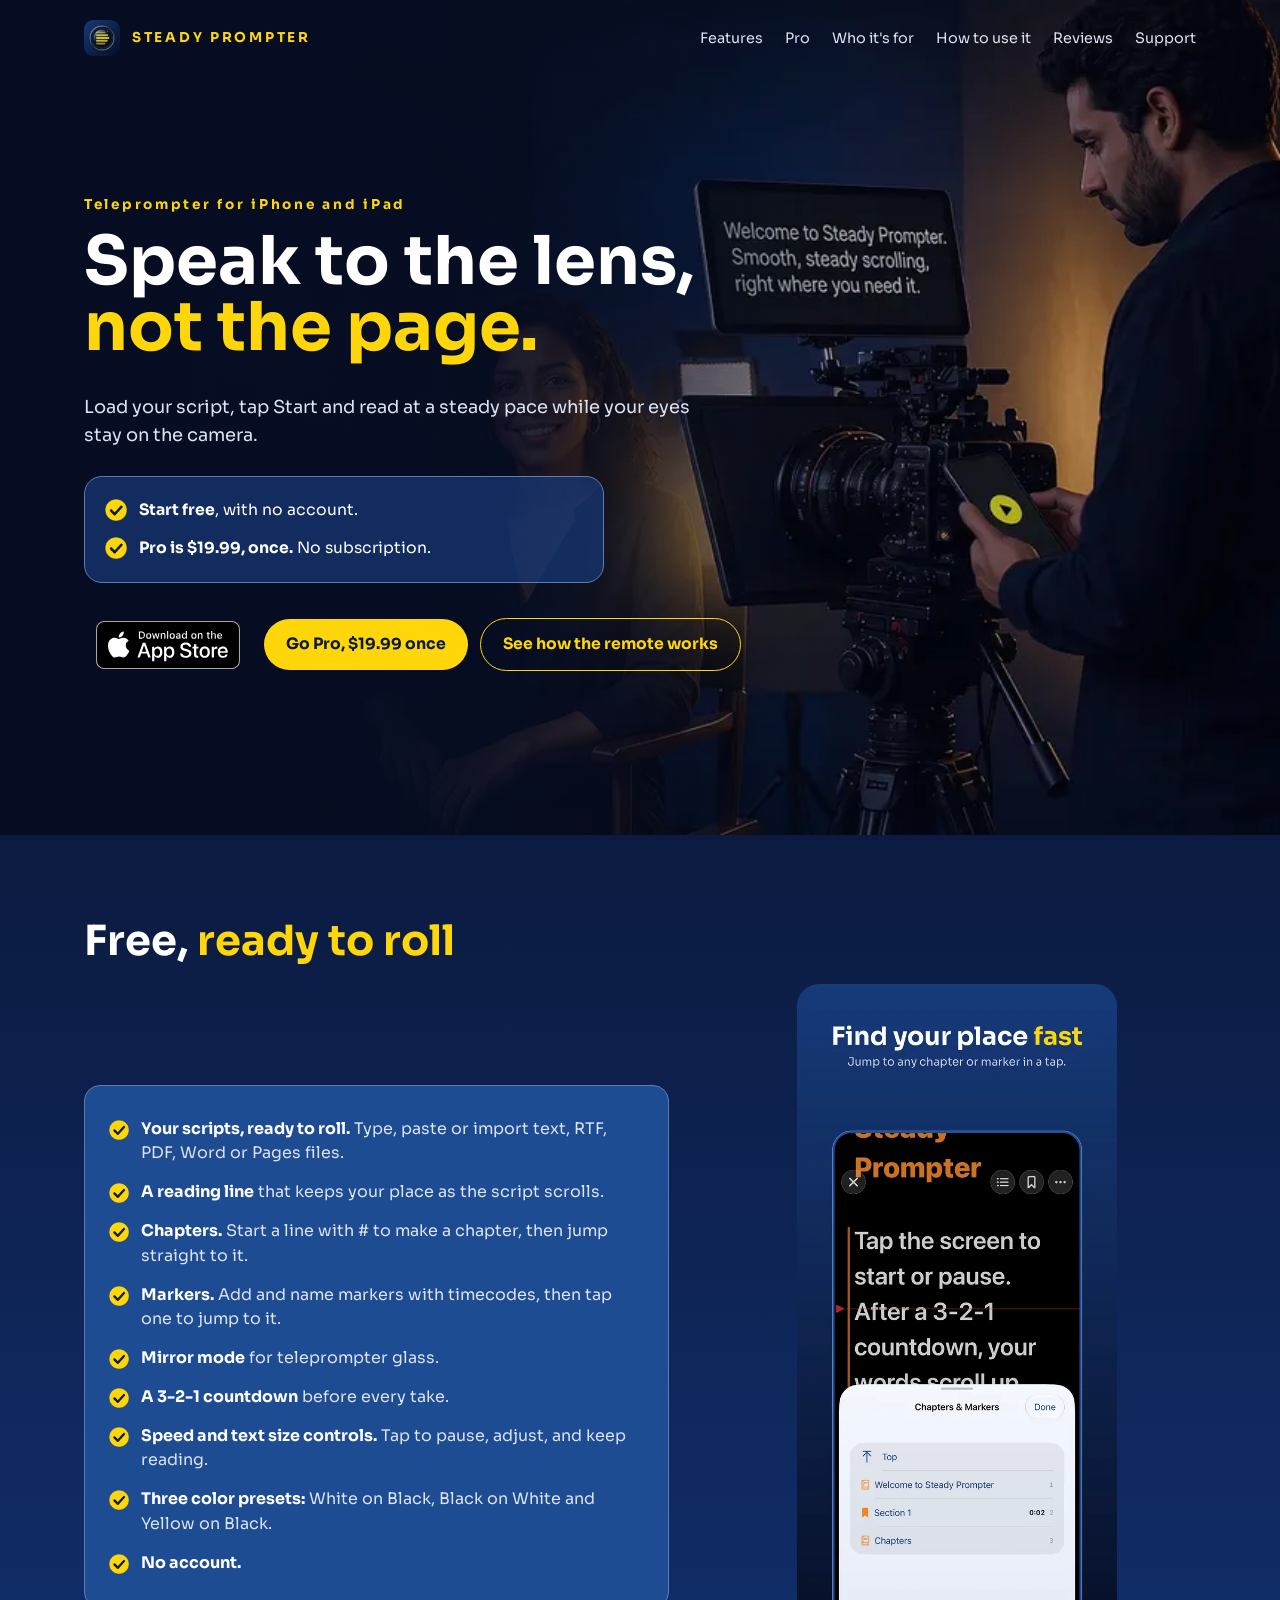
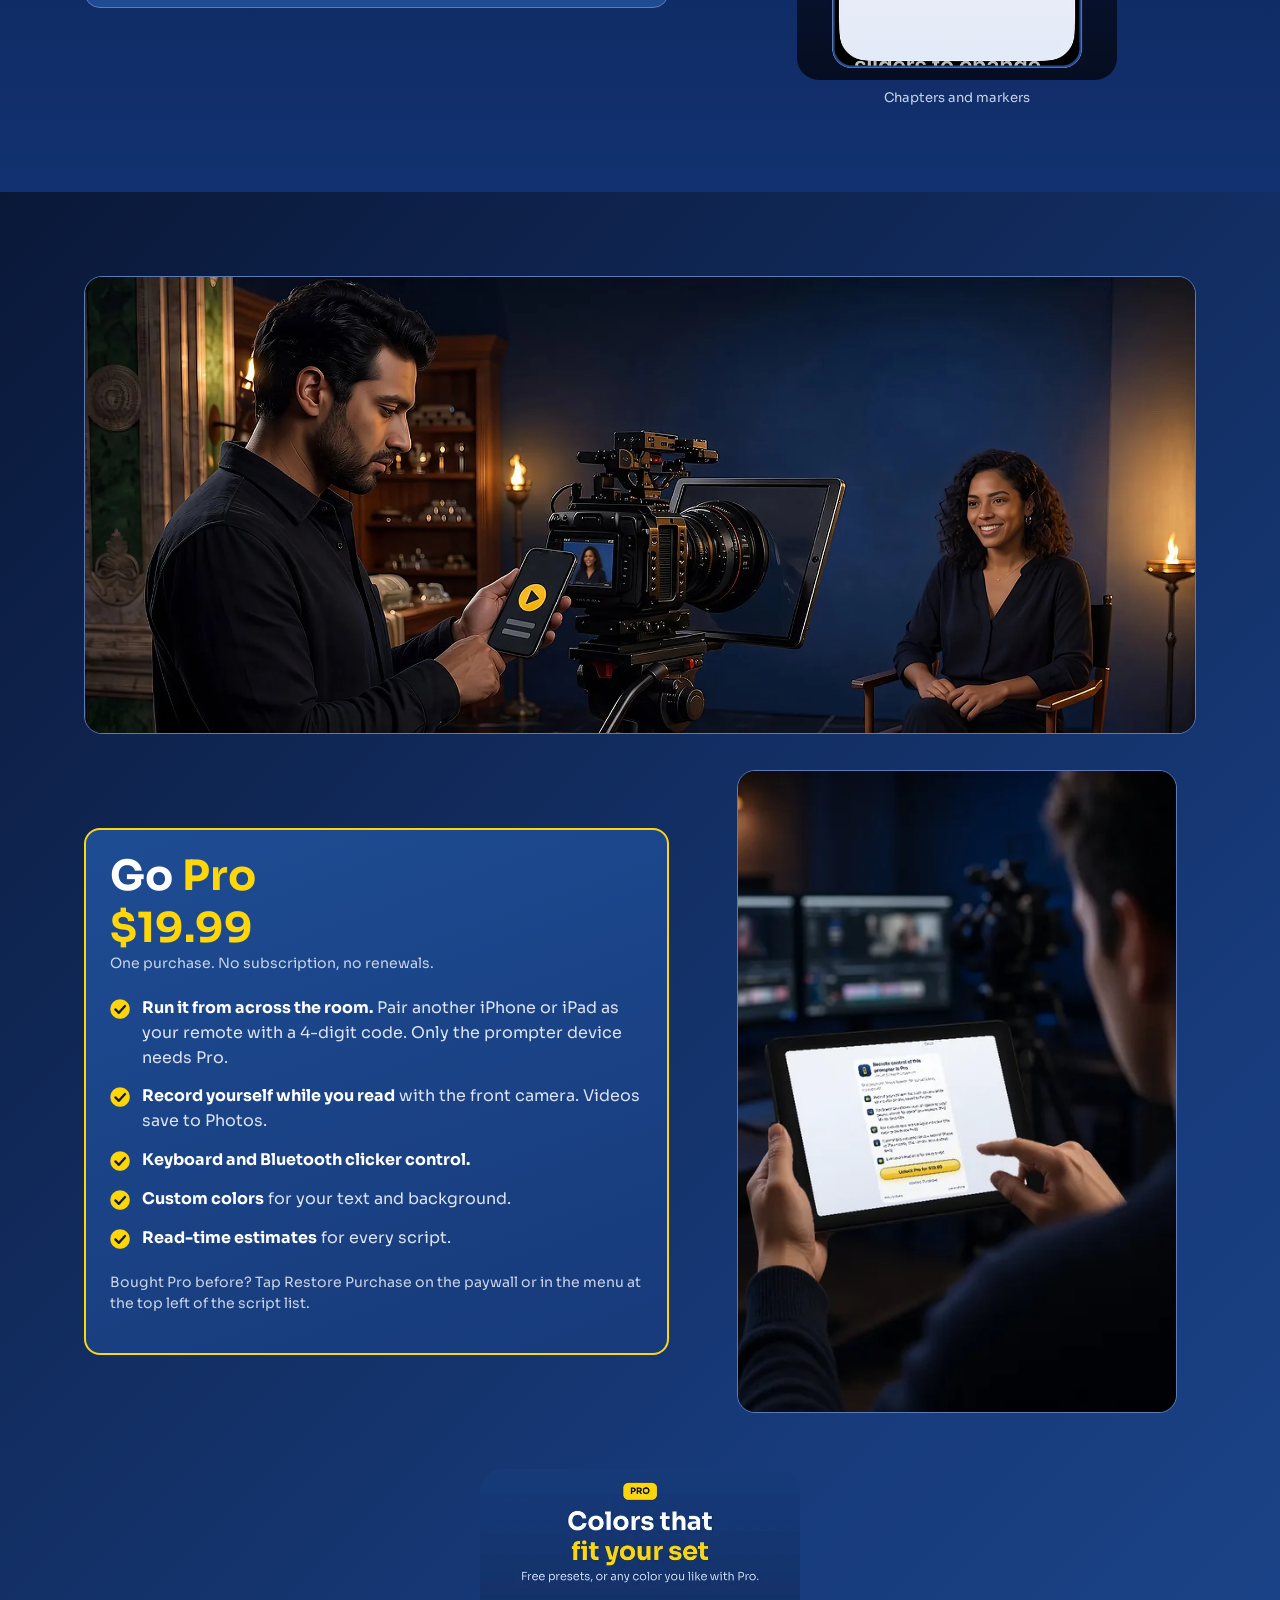
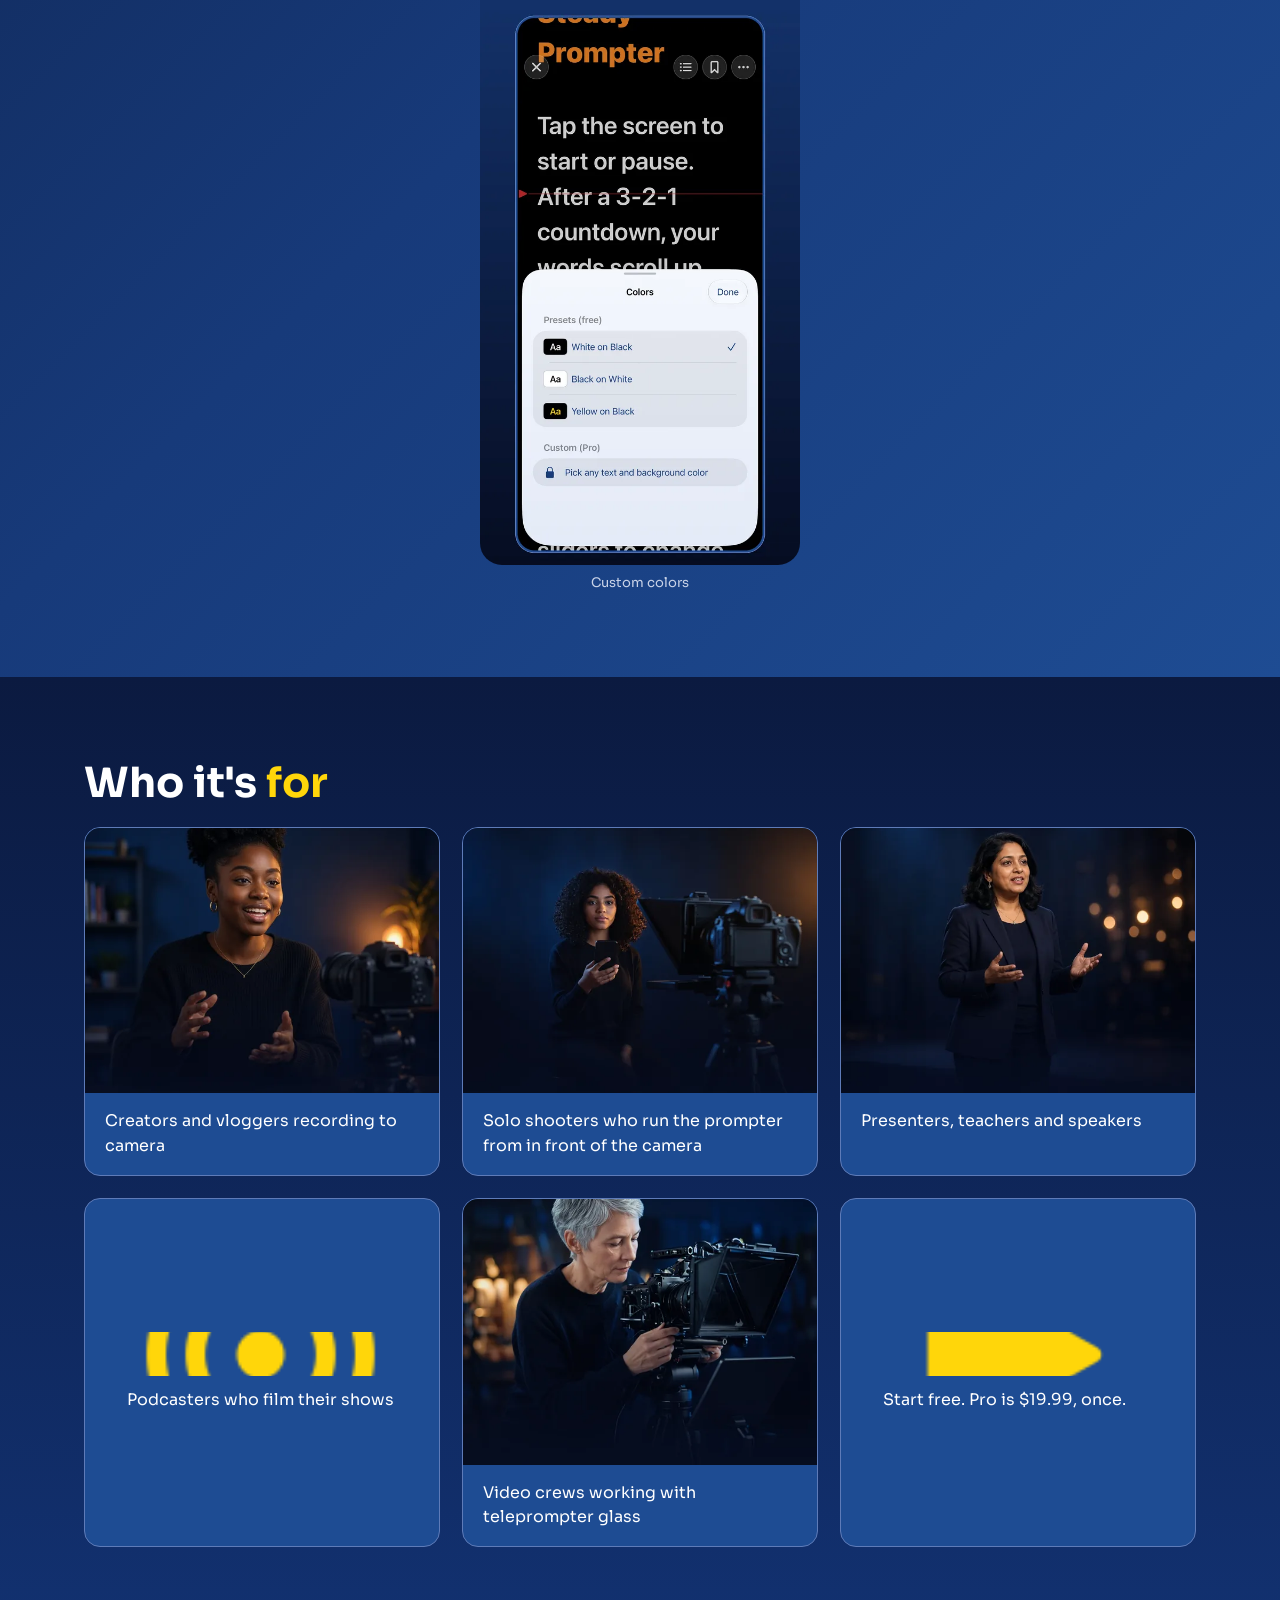
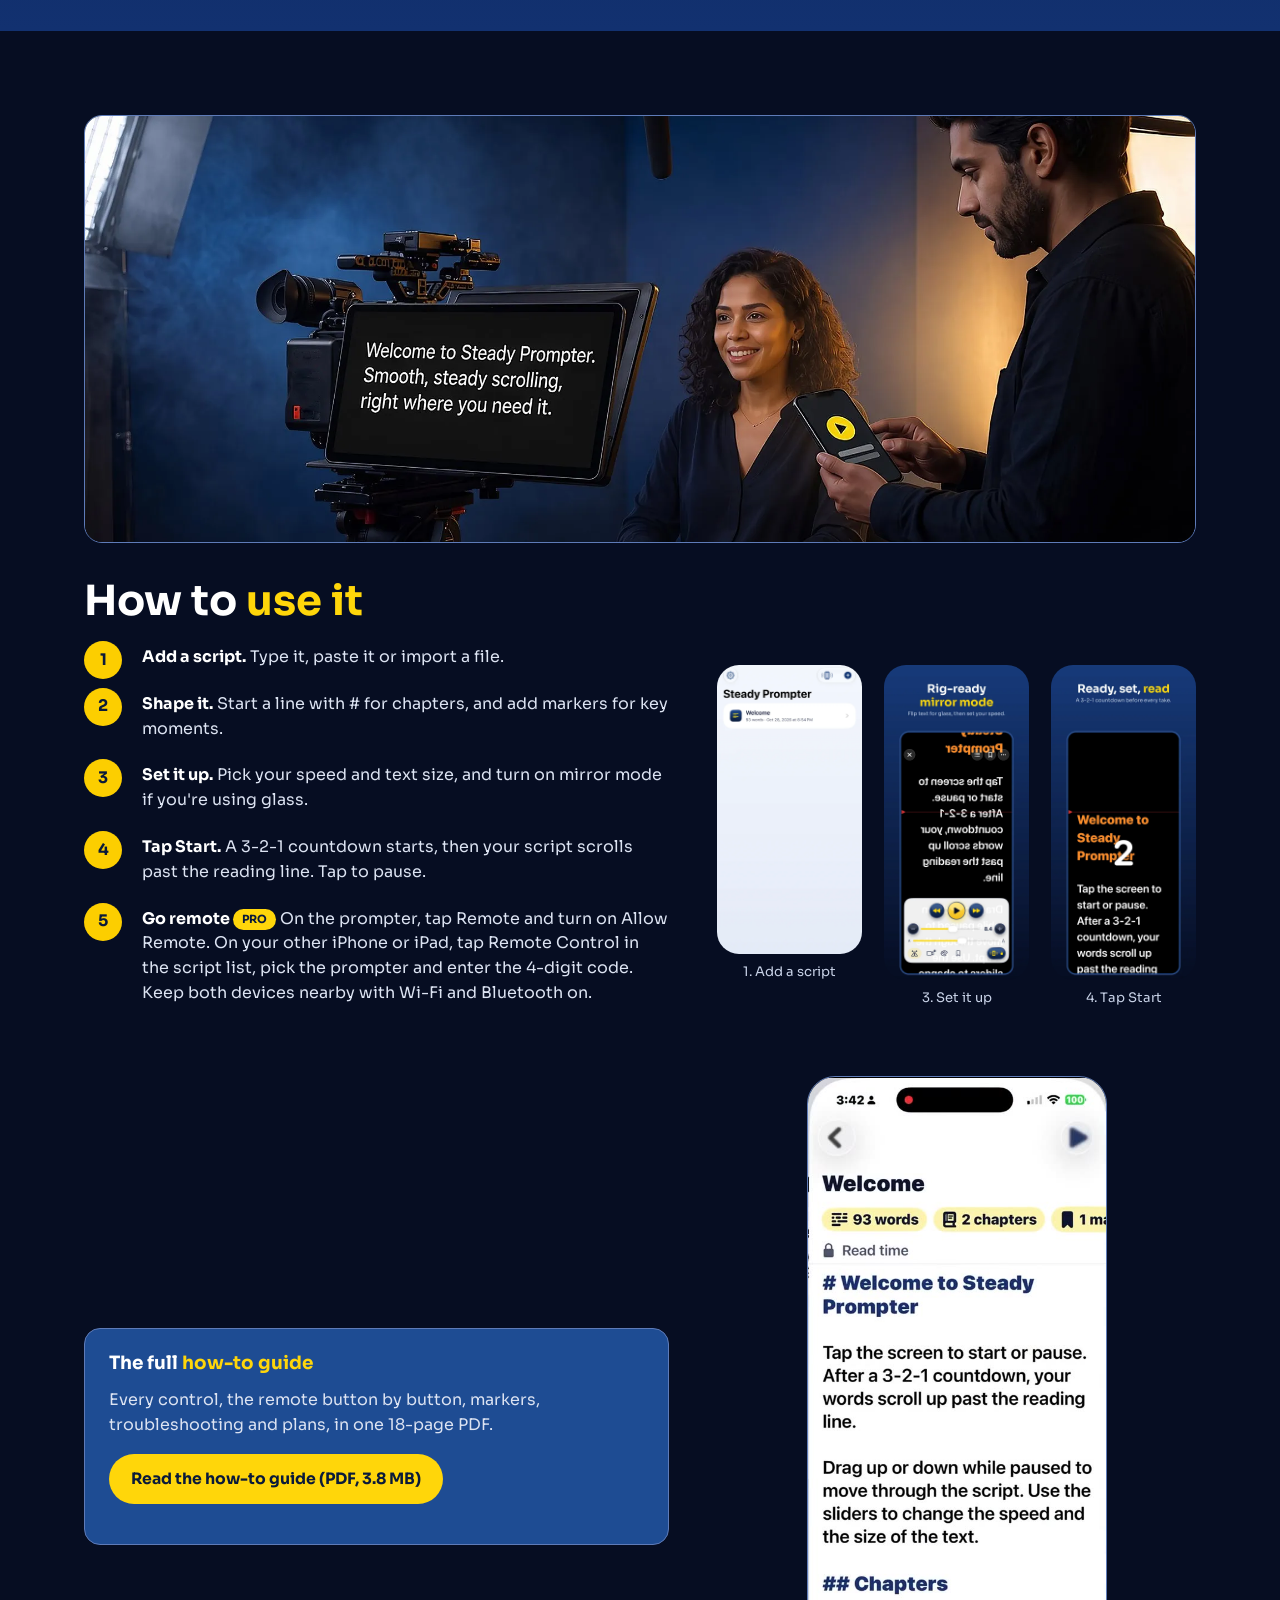
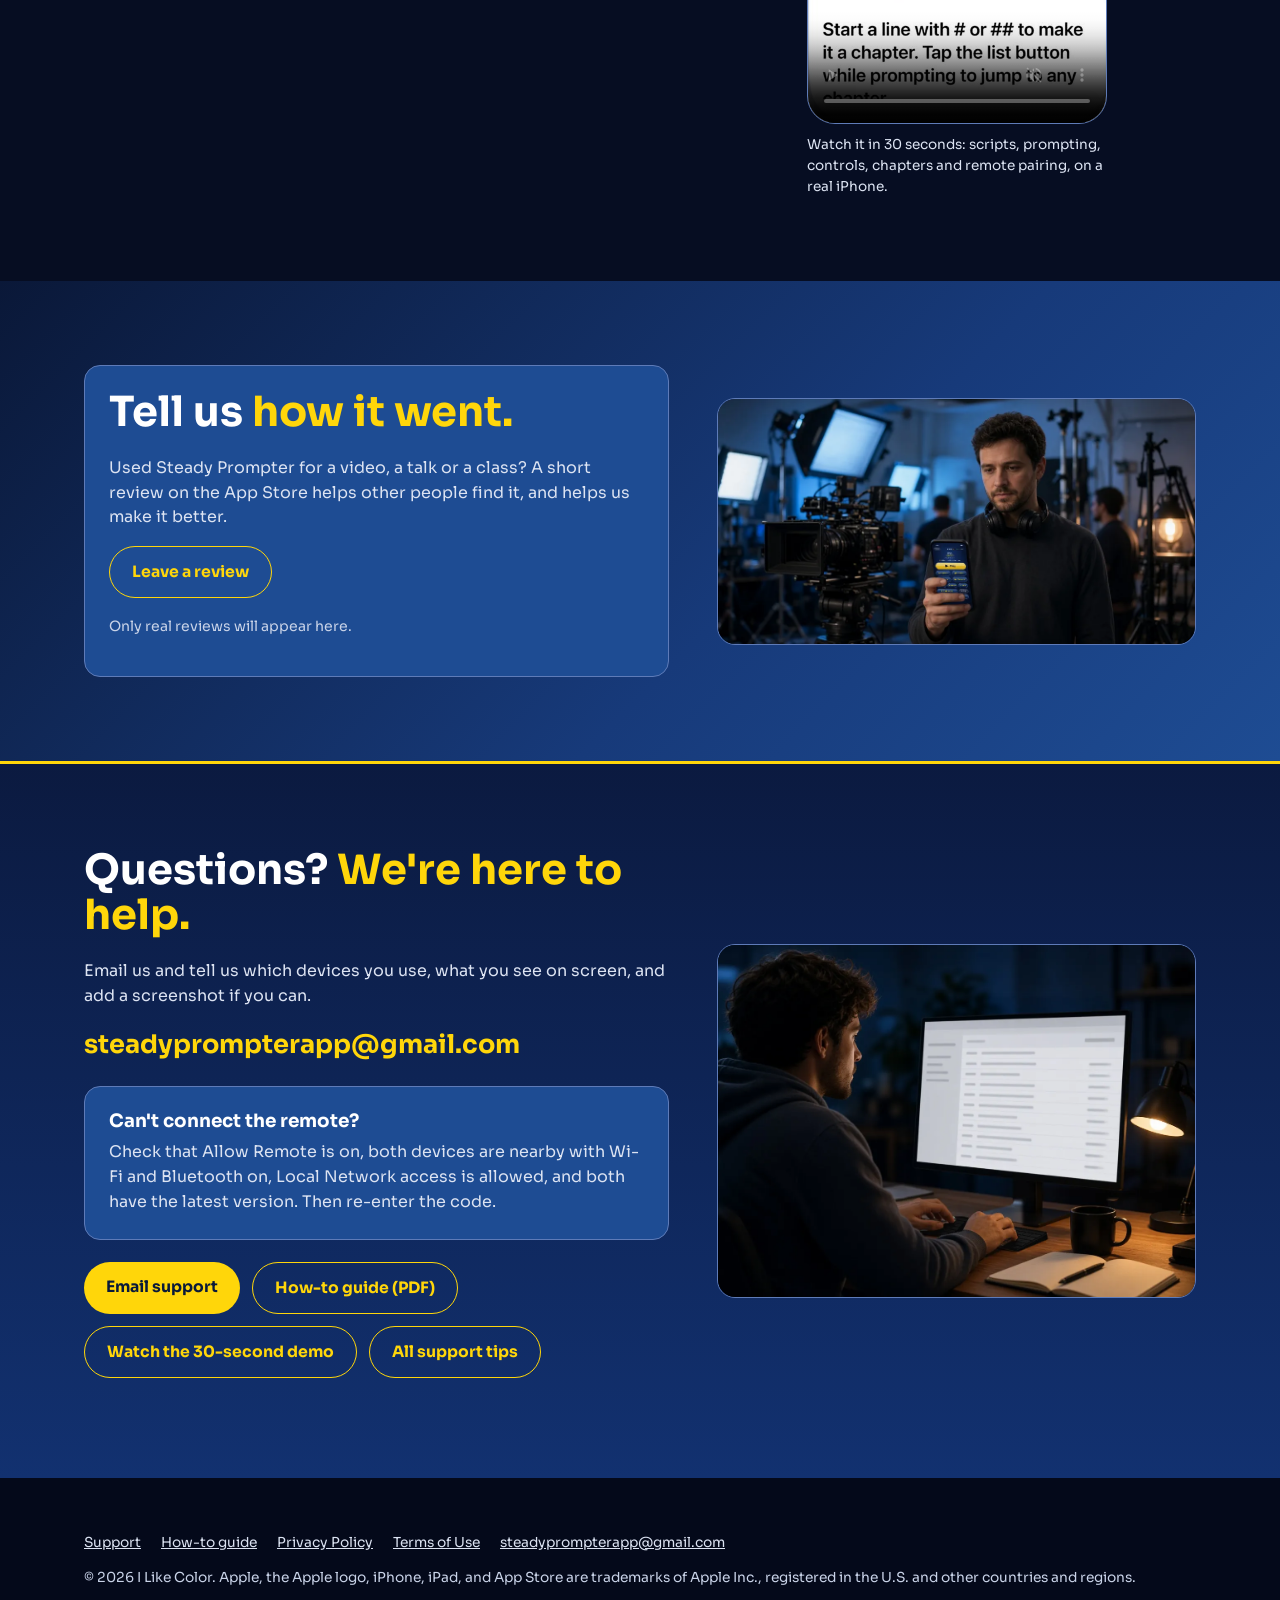
<file: index.html>
<!doctype html><html lang="en"><head><meta charset="utf-8"><meta name="viewport" content="width=device-width,initial-scale=1">
<title>Steady Prompter: Teleprompter for iPhone and iPad</title>
<meta name="description" content="Speak to the lens, not the page. Load your script, tap Start and read at a steady pace while your eyes stay on the camera. Pro is $19.99, once.">
<link rel="icon" href="assets/g/app_icon_1024.jpg"><link rel="preload" href="fonts/Sora-VariableFont_wght.ttf" as="font" type="font/ttf" crossorigin><link rel="stylesheet" href="css/style.css"></head>
<body data-launch-state="post"><!-- Launched Nov 15, 2026: data-launch-state="post"; CSS hides "Coming soon" and shows the official App Store badge linked to the live listing. --><a class="skip" href="#main">Skip to content</a>
<header class="top"><div class="wrap"><img src="assets/g/app_icon_1024.jpg" alt="" width="36" height="36"><span class="mark">STEADY PROMPTER</span>
<nav aria-label="Sections"><a href="#features">Features</a><a href="#pro">Pro</a><a href="#who">Who it's for</a><a href="#how">How to use it</a><a href="#reviews">Reviews</a><a href="support/">Support</a></nav></div></header>
<main id="main">
<section class="hero" aria-labelledby="h1"><picture><source media="(max-width:600px)" srcset="assets/g/cover_set_photo_v2_1000.webp" type="image/webp"><source srcset="assets/g/cover_set_photo_v2_1000.webp 1000w, assets/g/cover_set_photo_v2.webp 2000w" sizes="100vw" type="image/webp"><img src="assets/g/cover_set_photo_v2.jpg" alt="On set, a crew member runs the prompter from a phone while a presenter reads to the camera" width="2000" height="1125" fetchpriority="high"></picture>
<div class="wrap"><div class="hero-in"><div class="mark" style="margin-bottom:14px">Teleprompter for iPhone and iPad</div>
<h1 id="h1">Speak to the lens,<br><span class="y">not the page.</span></h1>
<p class="lead">Load your script, tap Start and read at a steady pace while your eyes stay on the camera.</p>
<ul class="checklist"><li><img src="assets/g/check_y.png" alt=""><span><strong>Start free</strong>, with no account.</span></li>
<li><img src="assets/g/check_y.png" alt=""><span><strong>Pro is $19.99, once.</strong> No subscription.</span></li></ul>
<div class="cta"><span class="soon" role="note" data-launch="pre">Coming soon to the App Store</span><a class="app-store-badge" data-launch="post" href="https://apps.apple.com/app/steady-prompter/id6827317251"><img src="assets/g/app-store-badge-black.svg" alt="Download on the App Store" width="144" height="48"></a><a class="btn btn-y" href="#pro">Go Pro, $19.99 once</a><a class="btn btn-o" href="#how">See how the remote works</a></div></div></div></section>

<section id="features" class="alt"><div class="wrap"><h2>Free, <span class="y">ready to roll</span></h2>
<div class="split"><div class="card"><ul class="tick">
<li><strong>Your scripts, ready to roll.</strong> Type, paste or import text, RTF, PDF, Word or Pages files.</li>
<li><strong>A reading line</strong> that keeps your place as the script scrolls.</li>
<li><strong>Chapters.</strong> Start a line with # to make a chapter, then jump straight to it.</li>
<li><strong>Markers.</strong> Add and name markers with timecodes, then tap one to jump to it.</li>
<li><strong>Mirror mode</strong> for teleprompter glass.</li>
<li><strong>A 3-2-1 countdown</strong> before every take.</li>
<li><strong>Speed and text size controls.</strong> Tap to pause, adjust, and keep reading.</li>
<li><strong>Three color presets:</strong> White on Black, Black on White and Yellow on Black.</li>
<li><strong>No account.</strong></li></ul></div>
<figure class="shot narrow"><picture><source srcset="assets/shots/iphone_06_chapters.webp" type="image/webp"><img src="assets/shots/iphone_06_chapters.jpg" alt="Chapters and markers in a script on iPhone" width="600" height="1304" loading="lazy" decoding="async"></picture><figcaption>Chapters and markers</figcaption></figure></div></div></section>

<section id="pro" class="band"><div class="wrap"><figure class="wide-photo"><picture><source srcset="assets/g/scene_remote_wide_v2_1000.webp 1000w, assets/g/scene_remote_wide_v2.webp 2000w" sizes="(min-width:1160px) 1112px, 100vw" type="image/webp"><img src="assets/g/scene_remote_wide_v2.jpg" alt="A crew member runs the prompter from across the room while the presenter reads" width="2000" height="822" loading="lazy" decoding="async"></picture></figure>
<div class="split"><div class="card pro"><h2 style="margin-bottom:.2em">Go <span class="y">Pro</span></h2><!-- Verified Nov 15, 2026: App Store "In-App Purchases" lists Steady Prompter Pro at $19.99 (US). --><div class="price">$19.99</div><p class="small" style="margin-top:0">One purchase. No subscription, no renewals.</p><ul class="tick">
<li><strong>Run it from across the room.</strong> Pair another iPhone or iPad as your remote with a 4-digit code. Only the prompter device needs Pro.</li>
<li><strong>Record yourself while you read</strong> with the front camera. Videos save to Photos.</li>
<li><strong>Keyboard and Bluetooth clicker control.</strong></li>
<li><strong>Custom colors</strong> for your text and background.</li>
<li><strong>Read-time estimates</strong> for every script.</li></ul>
<p class="small">Bought Pro before? Tap Restore Purchase on the paywall or in the menu at the top left of the script list.</p></div>
<figure class="wide-photo" style="margin:0;max-width:440px;justify-self:center"><picture><source srcset="assets/g/scene_upgrade_pro_tablet_v2_500.webp 500w, assets/g/scene_upgrade_pro_tablet_v2.webp 787w" sizes="(min-width:900px) 440px, 90vw" type="image/webp"><img src="assets/g/scene_upgrade_pro_tablet_v2.jpg" alt="Steady Prompter Pro upgrade screen on a tablet" width="787" height="1152" loading="lazy" decoding="async"></picture></figure></div>
<div style="margin-top:56px"><figure class="shot narrow"><picture><source srcset="assets/shots/iphone_05_colors.webp" type="image/webp"><img src="assets/shots/iphone_05_colors.jpg" alt="Choosing text and background colors on iPhone" width="600" height="1304" loading="lazy" decoding="async"></picture><figcaption>Custom colors</figcaption></figure></div></div></section>

<section id="who" class="alt"><div class="wrap"><h2>Who it's <span class="y">for</span></h2><ul class="aud" style="list-style:none;margin:0;padding:0">
<li class="card"><img src="assets/personas/01_creators_600.webp" srcset="assets/personas/01_creators_600.webp 600w, assets/personas/01_creators.webp 1200w" sizes="(min-width:900px) 360px, (min-width:600px) 45vw, 92vw" width="600" height="600" alt="A young creator talks to a camera on a tripod in a home studio" loading="lazy" decoding="async"><div>Creators and vloggers recording to camera</div></li>
<li class="card"><img src="assets/personas/04_solo_shooters_600.webp" srcset="assets/personas/04_solo_shooters_600.webp 600w, assets/personas/04_solo_shooters.webp 1200w" sizes="(min-width:900px) 360px, (min-width:600px) 45vw, 92vw" width="600" height="600" alt="A young man holds a phone while standing behind his camera on a tripod" loading="lazy" decoding="async"><div>Solo shooters who run the prompter from in front of the camera</div></li>
<li class="card"><img src="assets/personas/03_speakers_600.webp" srcset="assets/personas/03_speakers_600.webp 600w, assets/personas/03_speakers.webp 1200w" sizes="(min-width:900px) 360px, (min-width:600px) 45vw, 92vw" width="600" height="600" alt="A presenter in a blazer rehearses a talk on a dark stage" loading="lazy" decoding="async"><div>Presenters, teachers and speakers</div></li>
<li class="card txt"><div><img class="icon" src="assets/g/g3_Glyph_dotwaves_y.png" alt="" width="44" height="44">Podcasters who film their shows</div></li>
<li class="card"><img src="assets/personas/05_video_pros_600.webp" srcset="assets/personas/05_video_pros_600.webp 600w, assets/personas/05_video_pros.webp 1200w" sizes="(min-width:900px) 360px, (min-width:600px) 45vw, 92vw" width="600" height="600" alt="A gray-haired camera operator adjusts a rig with teleprompter glass" loading="lazy" decoding="async"><div>Video crews working with teleprompter glass</div></li>
<li class="card txt"><div><img class="icon" src="assets/g/g1_Glyph_play_y.png" alt="" width="44" height="44">Start free. Pro is $19.99, once.</div></li></ul></div></section>

<section id="how"><div class="wrap"><figure class="wide-photo"><picture><source srcset="assets/g/scene_setup_wide_v2_1000.webp 1000w, assets/g/scene_setup_wide_v2.webp 2000w" sizes="(min-width:1160px) 1112px, 100vw" type="image/webp"><img src="assets/g/scene_setup_wide_v2.jpg" alt="A presenter seated on set, reading from a teleprompter" width="2000" height="768" loading="lazy" decoding="async"></picture></figure>
<h2>How to <span class="y">use it</span></h2><div class="split"><ol class="steps">
<li><strong>Add a script.</strong> Type it, paste it or import a file.</li>
<li><strong>Shape it.</strong> Start a line with # for chapters, and add markers for key moments.</li>
<li><strong>Set it up.</strong> Pick your speed and text size, and turn on mirror mode if you're using glass.</li>
<li><strong>Tap Start.</strong> A 3-2-1 countdown starts, then your script scrolls past the reading line. Tap to pause.</li>
<li><strong>Go remote <span class="pill">PRO</span></strong> On the prompter, tap Remote and turn on Allow Remote. On your other iPhone or iPad, tap Remote Control in the script list, pick the prompter and enter the 4-digit code. Keep both devices nearby with Wi-Fi and Bluetooth on.</li></ol>
<div class="shots-row"><figure class="shot "><picture><source srcset="assets/shots/iphone_01_scripts.webp" type="image/webp"><img src="assets/shots/iphone_01_scripts.jpg" alt="The script list on iPhone" width="600" height="1198" loading="lazy" decoding="async"></picture><figcaption>1. Add a script</figcaption></figure><figure class="shot "><picture><source srcset="assets/shots/iphone_03_mirror.webp" type="image/webp"><img src="assets/shots/iphone_03_mirror.jpg" alt="Mirror mode on iPhone" width="600" height="1304" loading="lazy" decoding="async"></picture><figcaption>3. Set it up</figcaption></figure><figure class="shot "><picture><source srcset="assets/shots/iphone_04_countdown.webp" type="image/webp"><img src="assets/shots/iphone_04_countdown.jpg" alt="The 3-2-1 countdown on iPhone" width="600" height="1304" loading="lazy" decoding="async"></picture><figcaption>4. Tap Start</figcaption></figure></div></div>
<!-- Screens 1 (scripts) and 3 (mirror) match the App Store iPhone screenshots 01_scripts and 03_mirror (checked Nov 15, 2026). -->
<div class="learn split" id="guide"><div class="card"><h3>The full <span class="y">how-to guide</span></h3>
<p style="color:var(--body)">Every control, the remote button by button, markers, troubleshooting and plans, in one 18-page PDF.</p>
<p><a class="btn btn-y" href="guide/steady-prompter-how-to-guide.pdf" target="_blank" rel="noopener">Read the how-to guide (PDF, 3.8 MB)</a></p>
<!-- Guide v6 incl. its "Coming soon" roadmap page approved by Michael, Nov 15 2026 1:47 PM CT; live at guide/steady-prompter-how-to-guide.pdf since commit cd05fef. --></div>
<figure class="demo-video" id="video"><video controls preload="metadata" playsinline muted poster="assets/video/steady-prompter-30s-demo-poster.jpg" width="500" height="1080"><source src="assets/video/steady-prompter-30s-demo.mp4" type="video/mp4">Your browser can't play this video. <a href="assets/video/steady-prompter-30s-demo.mp4">Download the demo (MP4)</a>.</video>
<figcaption>Watch it in 30 seconds: scripts, prompting, controls, chapters and remote pairing, on a real iPhone.<!-- Stand-in per Michael Nov 15 1:46 PM CT: silent demo until the narrated walkthrough is ready; swap then. --></figcaption></figure></div></div></section>

<section id="reviews" class="band"><div class="wrap split"><div class="card"><h2>Tell us <span class="y">how it went.</span></h2>
<p style="color:var(--body)">Used Steady Prompter for a video, a talk or a class? A short review on the App Store helps other people find it, and helps us make it better.</p>
<a class="btn btn-o" href="https://apps.apple.com/app/id6827317251?action=write-review">Leave a review</a>
<p class="small" style="margin-top:18px">Only real reviews will appear here.</p></div><figure class="wide-photo" style="margin:0"><picture><source srcset="assets/g/scene_keep_updated_phone_v2_1000.webp 1000w, assets/g/scene_keep_updated_phone_v2.webp 1280w" sizes="(min-width:900px) 520px, 100vw" type="image/webp"><img src="assets/g/scene_keep_updated_phone_v2.jpg" alt="Someone checks a phone for the latest news from Steady Prompter" width="1280" height="658" loading="lazy" decoding="async"></picture></figure></div></section>

<section id="support" class="alt support-band"><div class="wrap split"><div><h2>Questions? <span class="y">We're here to help.</span></h2>
<p style="color:var(--body)">Email us and tell us which devices you use, what you see on screen, and add a screenshot if you can.</p>
<p class="support-email"><a href="mailto:steadyprompterapp@gmail.com">steadyprompterapp@gmail.com</a></p>
<div class="card"><h3>Can't connect the remote?</h3><p style="margin:0;color:var(--body)">Check that Allow Remote is on, both devices are nearby with Wi-Fi and Bluetooth on, Local Network access is allowed, and both have the latest version. Then re-enter the code.</p></div>
<p class="support-actions"><a class="btn btn-y" href="mailto:steadyprompterapp@gmail.com">Email support</a> <a class="btn btn-o" href="guide/steady-prompter-how-to-guide.pdf" target="_blank" rel="noopener">How-to guide (PDF)</a> <a class="btn btn-o" href="#video">Watch the 30-second demo</a> <a class="btn btn-o" href="support/">All support tips</a></p></div>
<figure class="wide-photo" style="margin:0"><picture><source srcset="assets/g/scene_questions_desk_v2.webp" type="image/webp"><img src="assets/g/scene_questions_desk_v2.jpg" alt="Someone at a desk writing to Steady Prompter support" width="1152" height="851" loading="lazy" decoding="async"></picture></figure></div></section></main>
<footer><div class="wrap"><p><a href="support/">Support</a><a href="guide/steady-prompter-how-to-guide.pdf">How-to guide</a><a href="https://j78fn4wwrs-bit.github.io/app-legal/steady-prompter/privacy-policy.html">Privacy Policy</a><a href="https://j78fn4wwrs-bit.github.io/app-legal/steady-prompter/terms-of-use.html">Terms of Use</a><a href="mailto:steadyprompterapp@gmail.com">steadyprompterapp@gmail.com</a></p>
<p>&copy; 2026 I Like Color. Apple, the Apple logo, iPhone, iPad, and App Store are trademarks of Apple Inc., registered in the U.S. and other countries and regions.</p></div></footer>
</body></html>
</file>
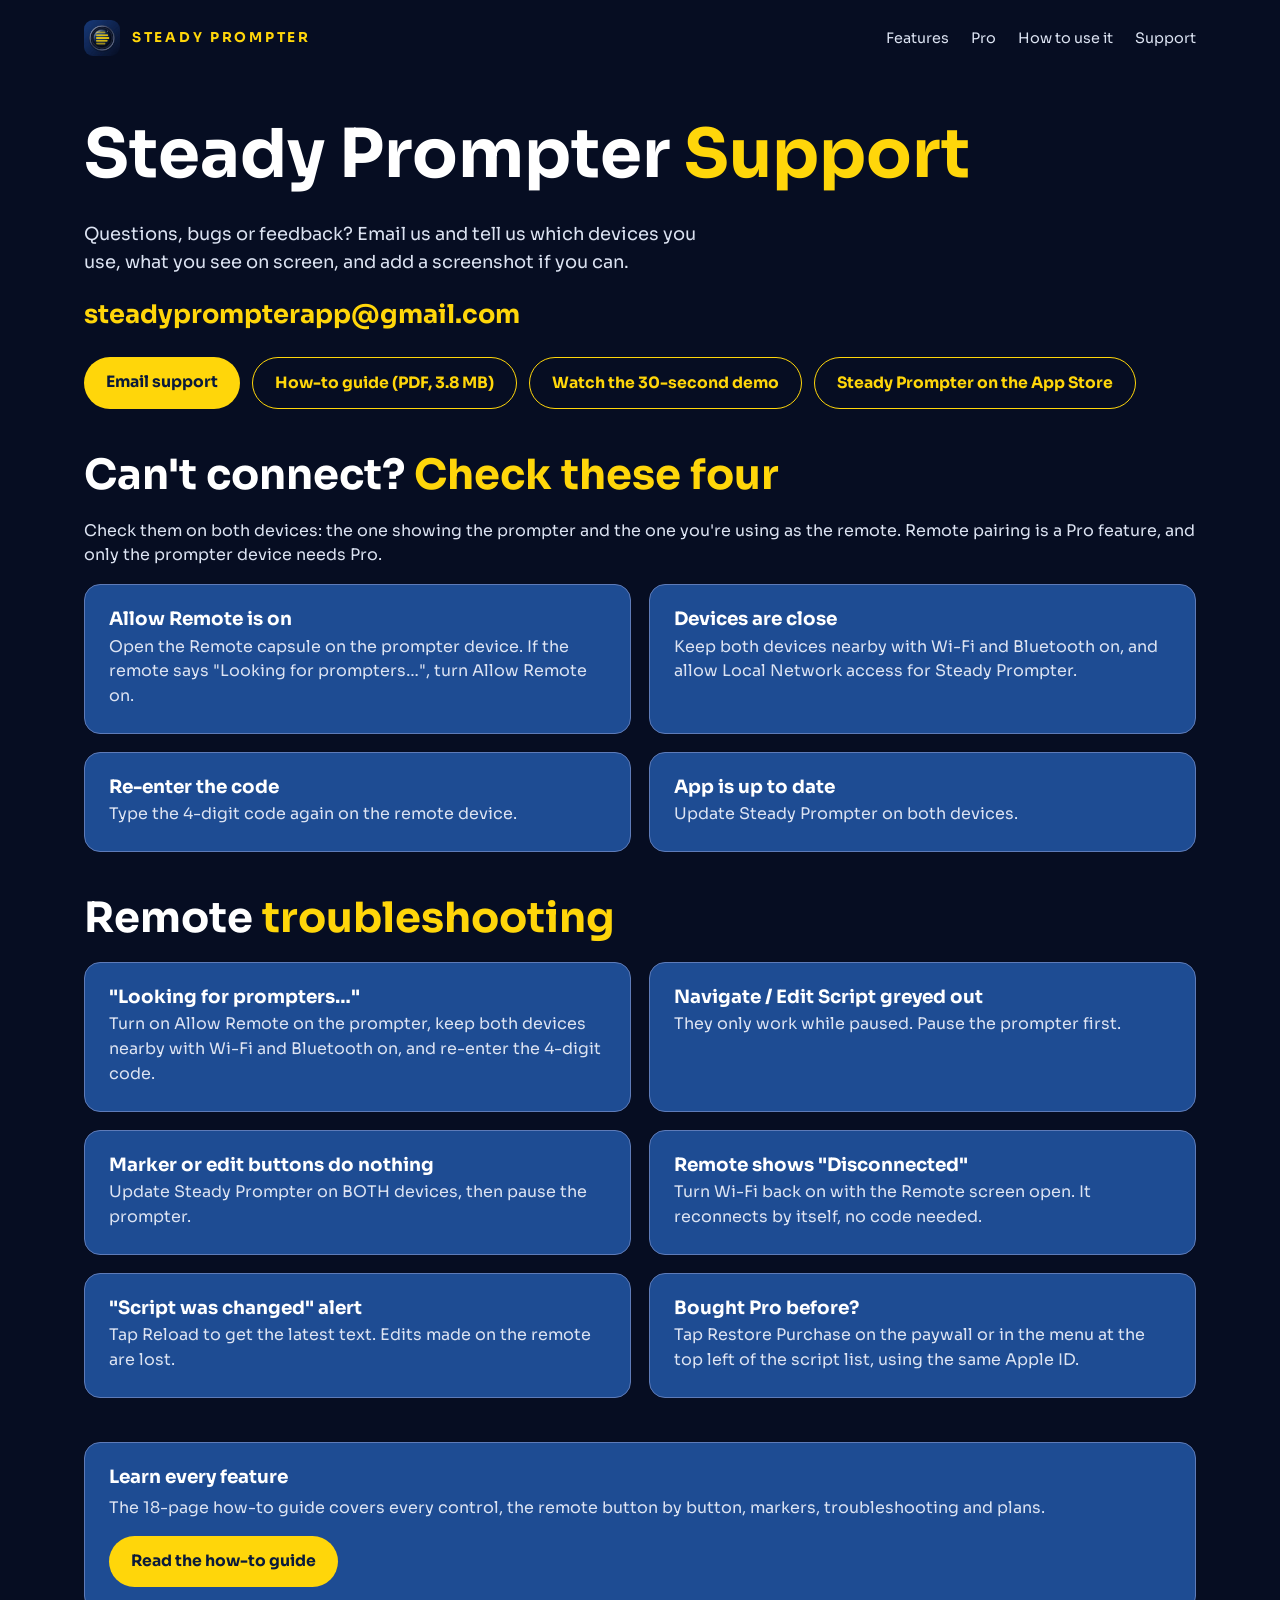
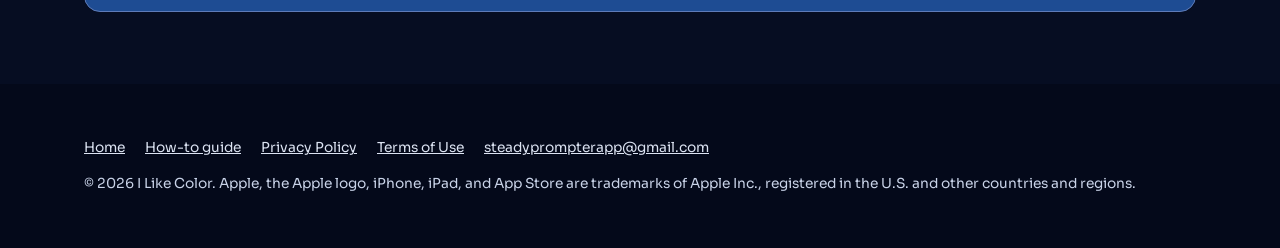
<file: support/index.html>
<!doctype html><html lang="en"><head><meta charset="utf-8"><meta name="viewport" content="width=device-width,initial-scale=1">
<title>Steady Prompter Support</title>
<meta name="description" content="Help for Steady Prompter: email support, remote troubleshooting, the how-to guide and a 30-second demo.">
<link rel="icon" href="../assets/g/app_icon_1024.jpg"><link rel="preload" href="../fonts/Sora-VariableFont_wght.ttf" as="font" type="font/ttf" crossorigin><link rel="stylesheet" href="../css/style.css"></head>
<body data-launch-state="post"><a class="skip" href="#main">Skip to content</a>
<header class="top sub-top"><div class="wrap"><a class="home" href="../"><img src="../assets/g/app_icon_1024.jpg" alt="" width="36" height="36"><span class="mark">STEADY PROMPTER</span></a>
<nav aria-label="Sections"><a href="../#features">Features</a><a href="../#pro">Pro</a><a href="../#how">How to use it</a><a href="./" aria-current="page">Support</a></nav></div></header>
<main id="main" class="sub-main"><div class="wrap">
<h1>Steady Prompter <span class="y">Support</span></h1>
<p class="lead">Questions, bugs or feedback? Email us and tell us which devices you use, what you see on screen, and add a screenshot if you can.</p>
<p class="support-email"><a href="mailto:steadyprompterapp@gmail.com">steadyprompterapp@gmail.com</a></p>
<p class="support-actions"><a class="btn btn-y" href="mailto:steadyprompterapp@gmail.com">Email support</a> <a class="btn btn-o" href="../guide/steady-prompter-how-to-guide.pdf" target="_blank" rel="noopener">How-to guide (PDF, 3.8 MB)</a> <a class="btn btn-o" href="../#video">Watch the 30-second demo</a> <a class="btn btn-o" href="https://apps.apple.com/app/steady-prompter/id6827317251">Steady Prompter on the App Store</a></p>

<div class="block"><h2>Can't connect? <span class="y">Check these four</span></h2>
<p style="color:var(--body)">Check them on both devices: the one showing the prompter and the one you're using as the remote. Remote pairing is a Pro feature, and only the prompter device needs Pro.</p>
<ul class="tips">
<li class="card"><h3>Allow Remote is on</h3><p>Open the Remote capsule on the prompter device. If the remote says "Looking for prompters…", turn Allow Remote on.</p></li>
<li class="card"><h3>Devices are close</h3><p>Keep both devices nearby with Wi-Fi and Bluetooth on, and allow Local Network access for Steady Prompter.</p></li>
<li class="card"><h3>Re-enter the code</h3><p>Type the 4-digit code again on the remote device.</p></li>
<li class="card"><h3>App is up to date</h3><p>Update Steady Prompter on both devices.</p></li></ul></div>

<div class="block"><h2>Remote <span class="y">troubleshooting</span></h2>
<ul class="tips">
<li class="card"><h3>"Looking for prompters…"</h3><p>Turn on Allow Remote on the prompter, keep both devices nearby with Wi-Fi and Bluetooth on, and re-enter the 4-digit code.</p></li>
<li class="card"><h3>Navigate / Edit Script greyed out</h3><p>They only work while paused. Pause the prompter first.</p></li>
<li class="card"><h3>Marker or edit buttons do nothing</h3><p>Update Steady Prompter on BOTH devices, then pause the prompter.</p></li>
<li class="card"><h3>Remote shows "Disconnected"</h3><p>Turn Wi-Fi back on with the Remote screen open. It reconnects by itself, no code needed.</p></li>
<li class="card"><h3>"Script was changed" alert</h3><p>Tap Reload to get the latest text. Edits made on the remote are lost.</p></li>
<li class="card"><h3>Bought Pro before?</h3><p>Tap Restore Purchase on the paywall or in the menu at the top left of the script list, using the same Apple ID.</p></li></ul></div>
<div class="block card"><h3>Learn every feature</h3><p style="color:var(--body);margin-top:0">The 18-page how-to guide covers every control, the remote button by button, markers, troubleshooting and plans.</p><p style="margin-bottom:0"><a class="btn btn-y" href="../guide/steady-prompter-how-to-guide.pdf" target="_blank" rel="noopener">Read the how-to guide</a></p></div>
</div></main>
<footer><div class="wrap"><p><a href="../">Home</a><a href="../guide/steady-prompter-how-to-guide.pdf">How-to guide</a><a href="https://j78fn4wwrs-bit.github.io/app-legal/steady-prompter/privacy-policy.html">Privacy Policy</a><a href="https://j78fn4wwrs-bit.github.io/app-legal/steady-prompter/terms-of-use.html">Terms of Use</a><a href="mailto:steadyprompterapp@gmail.com">steadyprompterapp@gmail.com</a></p>
<p>&copy; 2026 I Like Color. Apple, the Apple logo, iPhone, iPad, and App Store are trademarks of Apple Inc., registered in the U.S. and other countries and regions.</p></div></footer>
</body></html>
</file>
<file: css/style.css>
/* Steady Prompter — guide v6 style (specs: /workspace/steady-prompter-site-assets/specs.md) */
@font-face{font-family:Sora;src:url(../fonts/Sora-VariableFont_wght.ttf) format("truetype");font-weight:100 800;font-display:swap}
:root{--y:#FFD60A;--navy:#173A7A;--mid:#060D22;--card:#1E4C93;--cardln:#5E7BB8;--body:#DCE3F2;--mute:#C9D3E8;--panel:#0F2A5C;--panelln:#2A4F94;--num:#0A1A3A}
*{box-sizing:border-box}html{scroll-behavior:smooth}
body{margin:0;font-family:Sora,system-ui,sans-serif;color:#fff;background:var(--mid);line-height:1.55}
img{max-width:100%;height:auto;display:block}a{color:var(--y)}
.wrap{max-width:1160px;margin:0 auto;padding:0 24px}
.skip{position:absolute;left:-999px}.skip:focus{left:8px;top:8px;background:var(--y);color:var(--num);padding:8px;z-index:9}
.top{position:absolute;top:0;left:0;right:0;z-index:3}.top .wrap{display:flex;align-items:center;gap:12px;padding-top:20px}
.top img{width:36px;height:36px;border-radius:9px}
.mark{color:var(--y);font-weight:700;font-size:.85rem;letter-spacing:.2em}
nav{margin-left:auto;display:flex;gap:22px}nav a{color:var(--body);text-decoration:none;font-size:.9rem}nav a:hover{color:var(--y)}
h1,h2,h3{line-height:1.08;margin:0 0 .5em;font-weight:700}
h1{font-size:clamp(2.4rem,5.4vw,4.2rem);line-height:.98}h2{font-size:clamp(1.8rem,3.6vw,2.6rem)}h3{font-size:1.15rem}
.y{color:var(--y)}.lead{color:var(--body);font-size:1.12rem;max-width:620px}
/* hero */
.hero{position:relative;min-height:min(56vw,720px);display:flex;align-items:center;overflow:hidden;background:var(--mid)}
.hero picture,.hero picture img{position:absolute;inset:0;width:100%;height:100%;object-fit:cover;object-position:70% 50%}
.hero:after{content:"";position:absolute;inset:0;background:linear-gradient(90deg,rgba(6,13,34,.94) 0%,rgba(6,13,34,.82) 32%,rgba(6,13,34,0) 66%)}
.hero .wrap{position:relative;z-index:2;width:100%;padding-top:110px;padding-bottom:70px}
.hero-in{max-width:560px}
.checklist{list-style:none;margin:26px 0;padding:14px 20px;background:rgba(23,58,122,.7);border:1px solid var(--cardln);border-radius:18px;max-width:520px}
.checklist li{display:flex;gap:12px;align-items:center;padding:7px 0;font-size:.98rem}
.checklist img{width:22px;height:22px;flex:none}
.cta{display:flex;flex-wrap:wrap;gap:12px;align-items:center;margin-top:8px}
.btn{display:inline-block;padding:13px 22px;border-radius:999px;font-weight:700;text-decoration:none;font-size:.98rem}
.btn-y{background:var(--y);color:var(--num)}.btn-o{border:1.5px solid var(--y);color:var(--y)}
.soon{background:rgba(255,255,255,.08);border:1.5px solid var(--cardln);color:#fff;border-radius:999px;padding:12px 22px;font-weight:700}
.hero .photo-check{position:absolute;right:16px;bottom:14px;z-index:2}
/* sections */
section{padding:84px 0;position:relative}
.alt{background:linear-gradient(180deg,#0B1A40 0%,#123170 100%)}
.band{background:linear-gradient(135deg,#0A1838 0%,#173A7A 60%,#1E4C93 100%)}
.sub{color:var(--body);margin:-4px 0 32px;max-width:720px}
.card{background:var(--card);border:1px solid var(--cardln);border-radius:16px;padding:24px}
.grid2{display:grid;grid-template-columns:1fr 1fr;gap:24px}.grid3{display:grid;grid-template-columns:repeat(3,1fr);gap:22px}
.tick{list-style:none;margin:0;padding:0}.tick li{position:relative;padding:7px 0 7px 32px;color:var(--body)}.tick li strong{color:#fff}
.tick li:before{content:"";position:absolute;left:0;top:10px;width:20px;height:20px;background:url(../assets/g/check_y.png) center/contain no-repeat}
.pro{border:2px solid var(--y);background:linear-gradient(160deg,#1E4C93,#173A7A)}
.price{font-size:2.6rem;font-weight:700;color:var(--y);line-height:1;margin:4px 0}
.small{font-size:.88rem;color:var(--mute)}
.split{display:grid;grid-template-columns:1.1fr .9fr;gap:48px;align-items:center}
.shot{margin:0}.shot img{border-radius:22px;width:100%}
.shot figcaption{font-size:.82rem;color:var(--mute);margin-top:8px;text-align:center}
.shots-row{display:grid;grid-template-columns:repeat(3,1fr);gap:22px;align-items:start}
.wide-photo{border-radius:18px;overflow:hidden;border:1px solid var(--cardln);margin:0 0 36px}.wide-photo img{width:100%}
.steps{list-style:none;counter-reset:s;margin:0;padding:0}
.steps li{counter-increment:s;position:relative;padding:0 0 22px 58px;color:var(--body)}.steps li strong{color:#fff}
.steps li:before{content:counter(s);position:absolute;left:0;top:-4px;width:38px;height:38px;border-radius:50%;background:#FCCE00;color:var(--num);font-weight:700;display:grid;place-items:center}
.pill{display:inline-block;font-size:.7rem;font-weight:700;background:var(--y);color:var(--num);border-radius:999px;padding:2px 9px;vertical-align:middle}
.aud{display:grid;grid-template-columns:repeat(3,1fr);gap:22px}
.aud .card{padding:0;overflow:hidden}.aud .card img{aspect-ratio:4/3;object-fit:cover;width:100%}.aud .card div{padding:16px 20px}
.aud .txt{padding:22px;display:flex;align-items:center}
.icon{width:44px;height:44px;margin-bottom:12px}
footer{padding:40px 0;background:#04091A;color:var(--mute);font-size:.86rem}footer a{color:var(--body);margin-right:20px}
.check{outline:2px dashed var(--y);outline-offset:3px;border-radius:4px}
.check-tag{display:inline-block;font-size:.68rem;font-weight:700;color:var(--num);background:var(--y);padding:1px 6px;border-radius:4px;margin-left:6px;vertical-align:middle;line-height:1.5}
@media (max-width:900px){.grid3,.aud,.shots-row{grid-template-columns:1fr 1fr}.split,.grid2{grid-template-columns:1fr}nav{display:none}}
@media (max-width:600px){.grid3,.aud{grid-template-columns:1fr}.shots-row{grid-template-columns:1fr 1fr}section{padding:56px 0}
 .hero{display:block;min-height:0}.hero picture{position:relative;display:block;height:300px}.hero picture img{position:absolute}
 .hero:after{background:linear-gradient(180deg,rgba(6,13,34,0) 0,rgba(6,13,34,0) 170px,rgba(6,13,34,1) 300px)}
 .hero .wrap{padding-top:0;margin-top:-40px}.hero .photo-check{top:250px;bottom:auto}}
.icon{width:auto;height:44px;object-fit:contain}.hero-in{max-width:660px}
.shot.narrow{max-width:320px;margin:0 auto}
/* launch toggle: pre = Coming soon text; post = official App Store badge (min 40px, clear space 1/4 height) */
body[data-launch-state="pre"] [data-launch="post"]{display:none!important}
body[data-launch-state="post"] [data-launch="pre"]{display:none!important}
body[data-launch-state="post"] [data-launch="post"]{display:inline-block!important}
.app-store-badge{display:inline-block;line-height:0;margin:12px;padding:0;flex-shrink:0}
.app-store-badge img{display:block;height:48px;width:auto}
/* launch: how-to guide + demo video */
.learn{margin-top:48px;align-items:center}
.demo-video{margin:0;justify-self:center;max-width:300px;width:100%}
.demo-video video{display:block;width:100%;height:auto;aspect-ratio:500/1080;border-radius:28px;border:1px solid var(--cardln);background:#000}
.demo-video figcaption{font-size:.85rem;color:var(--body);margin-top:10px}
/* launch: support */
.support-email{font-size:clamp(1.15rem,2.6vw,1.6rem);font-weight:700;margin:4px 0 22px;word-break:break-word}.support-email a{text-decoration:none}
.support-actions{margin-top:22px;display:flex;flex-wrap:wrap;gap:12px}
.support-band{border-top:3px solid var(--y)}
.tips{display:grid;grid-template-columns:1fr 1fr;gap:18px;list-style:none;padding:0;margin:0}.tips li{margin:0}.tips h3{margin-bottom:.3em}.tips p{margin:0;color:var(--body)}
.sub-top{position:static}.sub-top .wrap{padding-top:20px;padding-bottom:10px}.sub-top a.home{display:flex;align-items:center;gap:12px;text-decoration:none}
.sub-main{padding:56px 0 72px}.sub-main .block{margin-top:44px}
@media (max-width:900px){.tips{grid-template-columns:1fr}}
</file>
